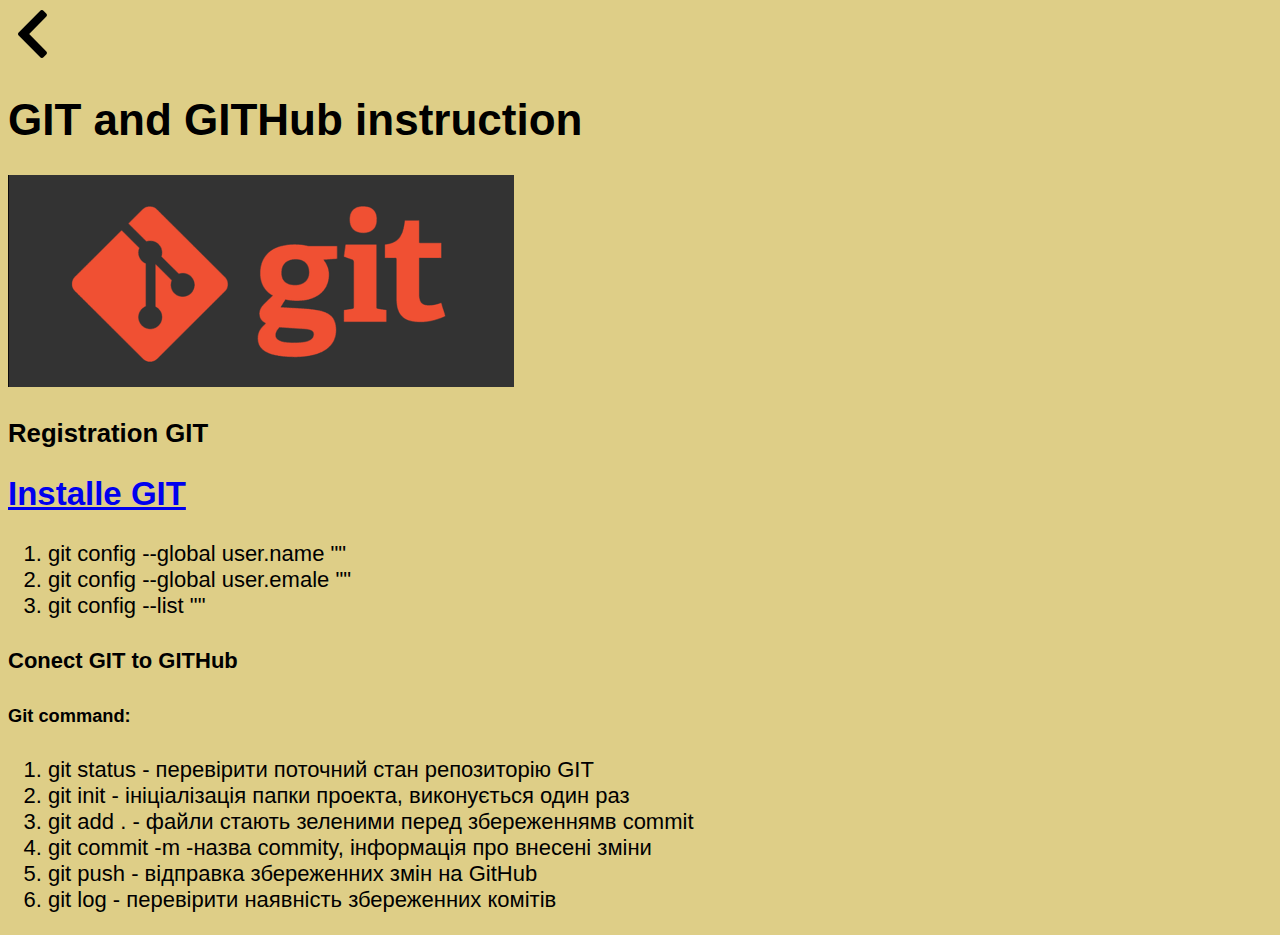
<file: index.html>
<!DOCTYPE html>
<html lang="en">
<head>
    <meta charset="UTF-8">
    <meta name="viewport" content="width=device-width, initial-scale=1.0">
    <link rel="stylesheet" href="css/style.css">
    <title>GIT</title>
</head>
<body>
    <a class="arrow" href="base.html">
        <img src="images/icone_back.png" alt="arrow back">
    </a>
    <h1>GIT and GITHub instruction</h1>
    <img class="img_git" src="images/images_of_git.webp" alt="git image">
    <h3>Registration GIT</h3>
    <h2>
        <a href="https://git-scm.com" target="_blank">Installe GIT</a>
    </h2>
    <ol>
        <li>git config --global user.name ""</li>
        <li>git config --global user.emale ""</li>
        <li>git config --list ""</li>
    </ol>
    
    <h4>Conect GIT to GITHub</h4>
    <h5>Git command:</h5>
    <ol>
        <li>git status - перевірити поточний стан репозиторію GIT</li>
        <li>git init - ініціалізація папки проекта, виконується один раз</li>
        <li>git add . - файли стають зеленими перед збереженнямв commit</li>
        <li>git commit -m -назва commity, інформація про внесені зміни</li>
        <li>git push - відправка збереженних змін на GitHub</li>
        <li>git log - перевірити наявність збереженних комітів</li>
    </ol>

</body>
</html>
</file>
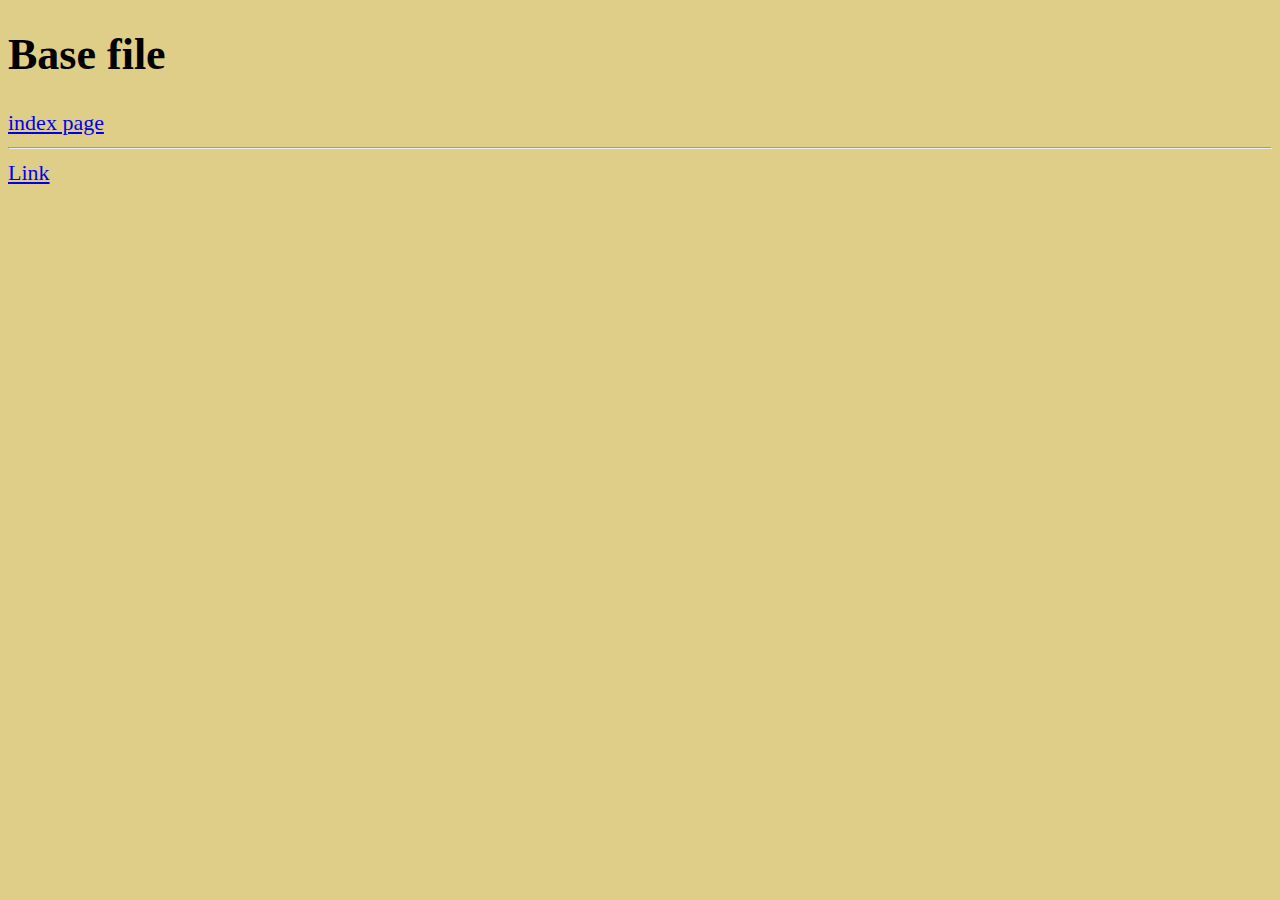
<file: base.html>
<!DOCTYPE html>
<html lang="en">
<head>
    <meta charset="UTF-8">
    <meta name="viewport" content="width=device-width, initial-scale=1.0">
    <link rel="shortcut icon" href="images/icons8-favicon-32.png">
    <link rel="preconnect" href="https://fonts.googleapis.com">
    <link rel="preconnect" href="https://fonts.googleapis.com">
    <link rel="stylesheet" href="css/style.css">
    <title>Base</title>
</head>
<body>
    <section class="base">
        <h1>Base file</h1>
        <a href="index.html">index page</a>
        <br><hr>
        <a href="https://fonts.google.com/selection/embed" target="_blank">Link</a>
    </section>
</body>
</html>
</file>
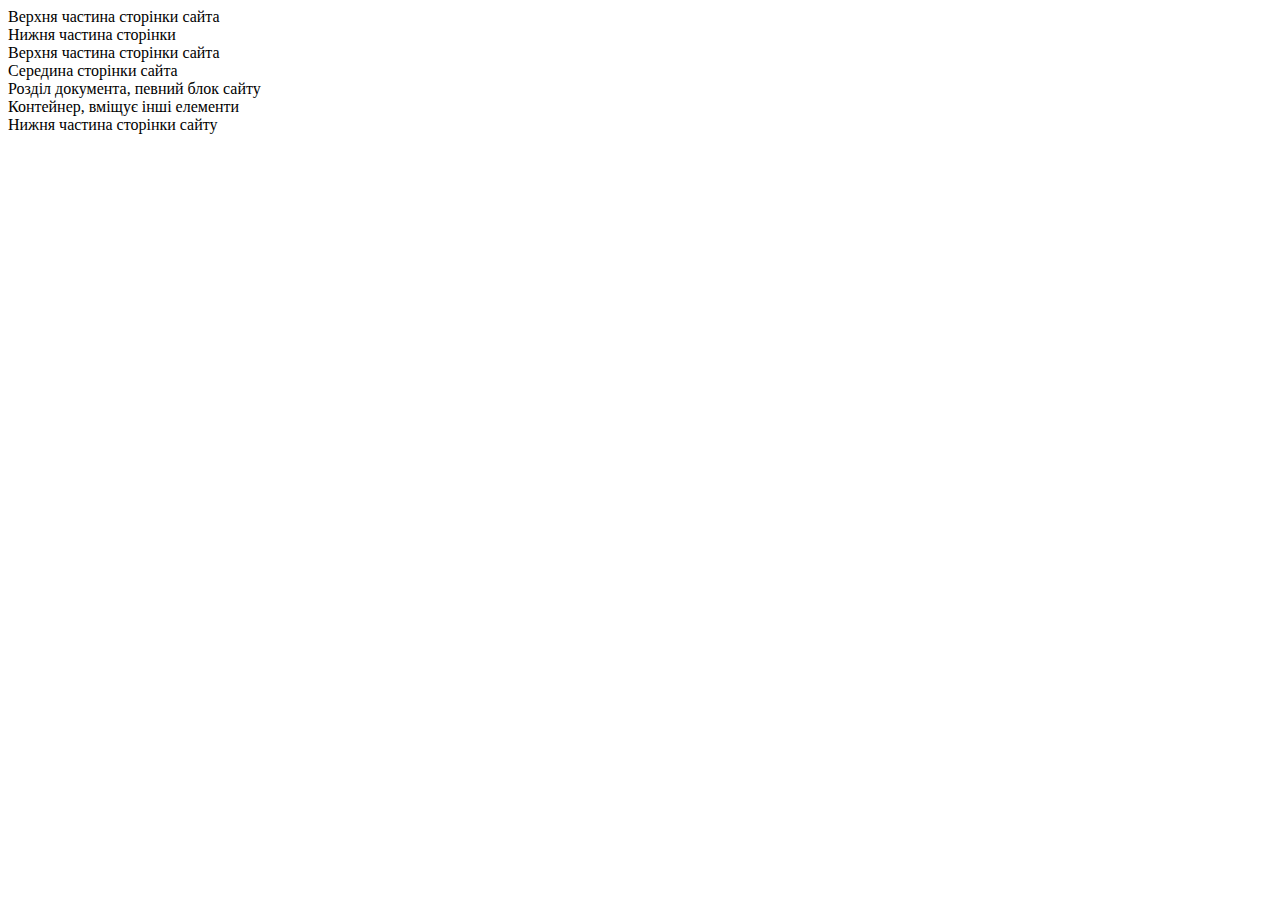
<file: homework.html>
<!DOCTYPE html>
<html lang="en">
<head>
    <meta charset="UTF-8">
    <meta name="viewport" content="width=device-width, initial-scale=1.0">
    <title>Document</title>
</head>
<body>
    
    <header> Верхня частина сторінки сайта</header>

    <main>
        <section>
        </section>

        <section>
        </section>
    </main>

    <footer> Нижня частина сторінки</footer>

    <header> Верхня частина сторінки сайта</header>
    <main> Середина сторінки сайта</main>
    <section> Розділ документа, певний блок сайту</section>
    <div> Контейнер, вміщує інші елементи</div>
    <footer>Нижня частина сторінки сайту</footer>

</body>
</html>
</file>
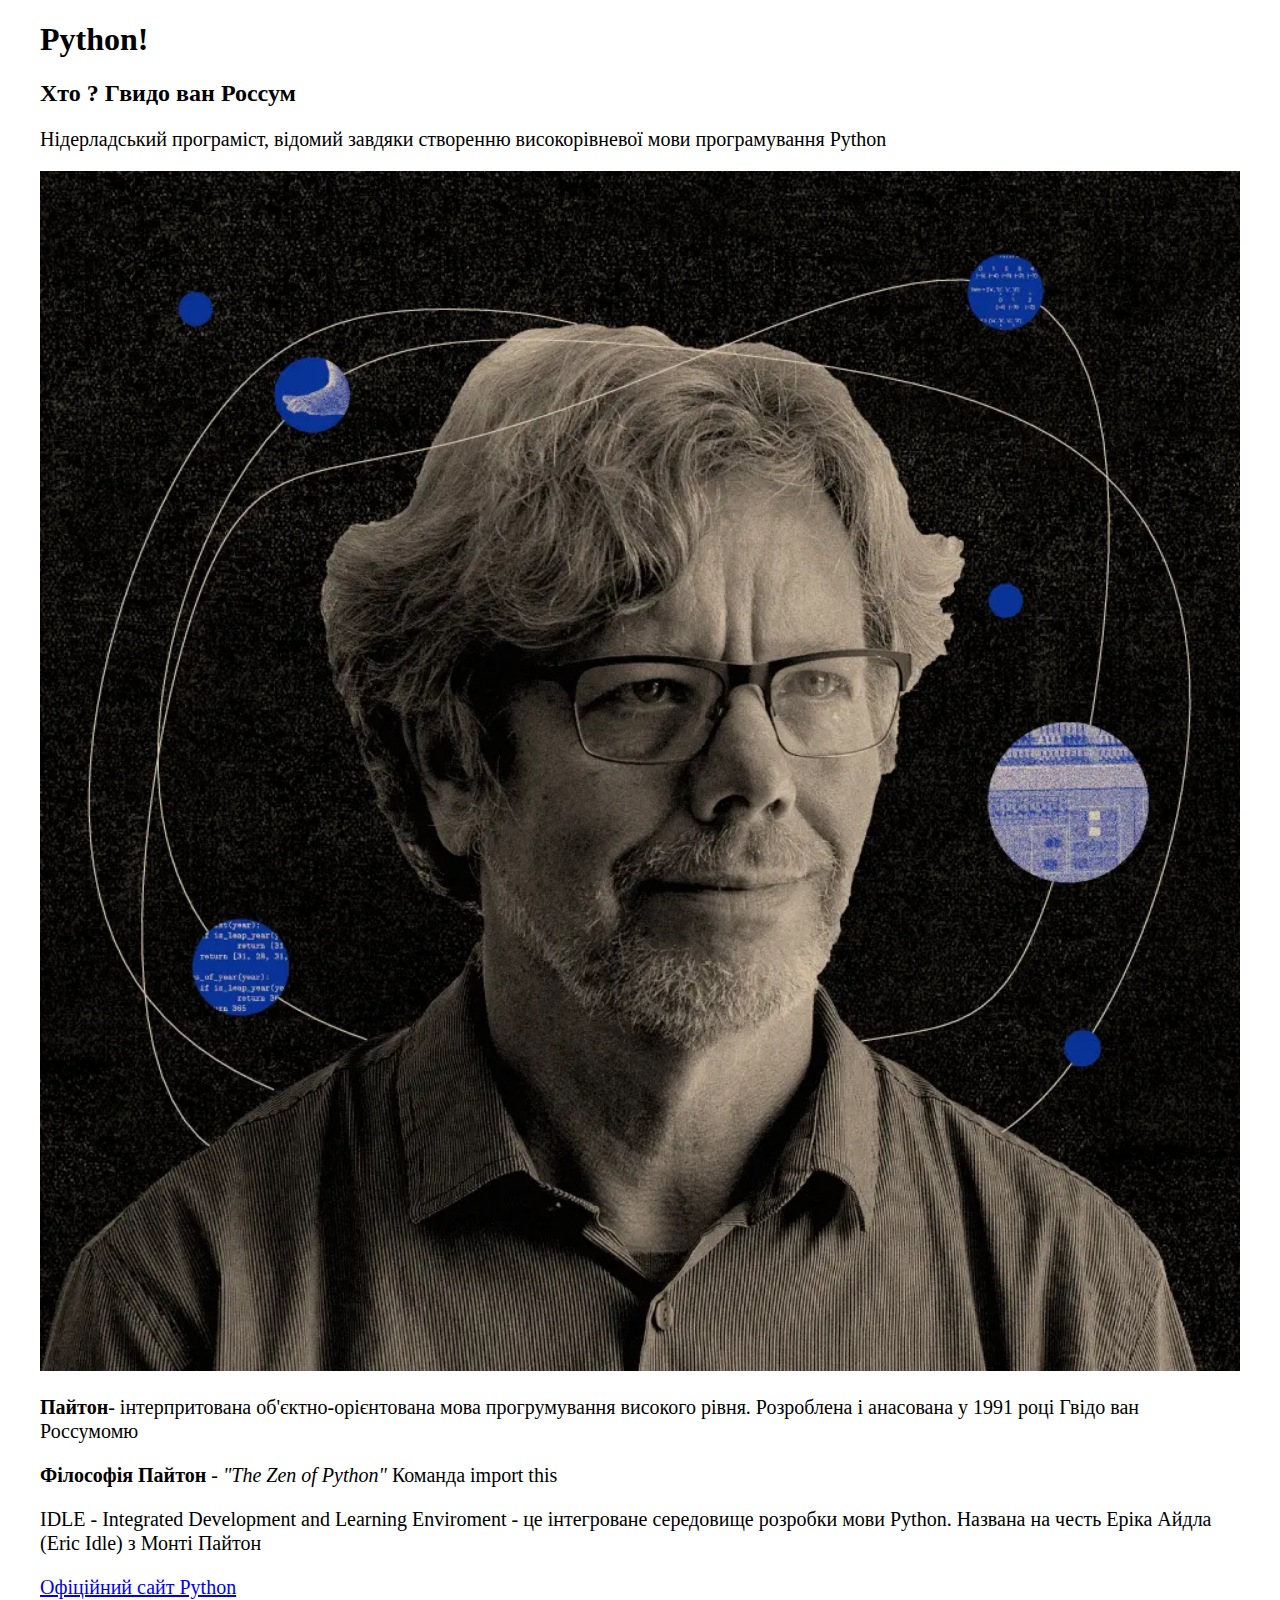
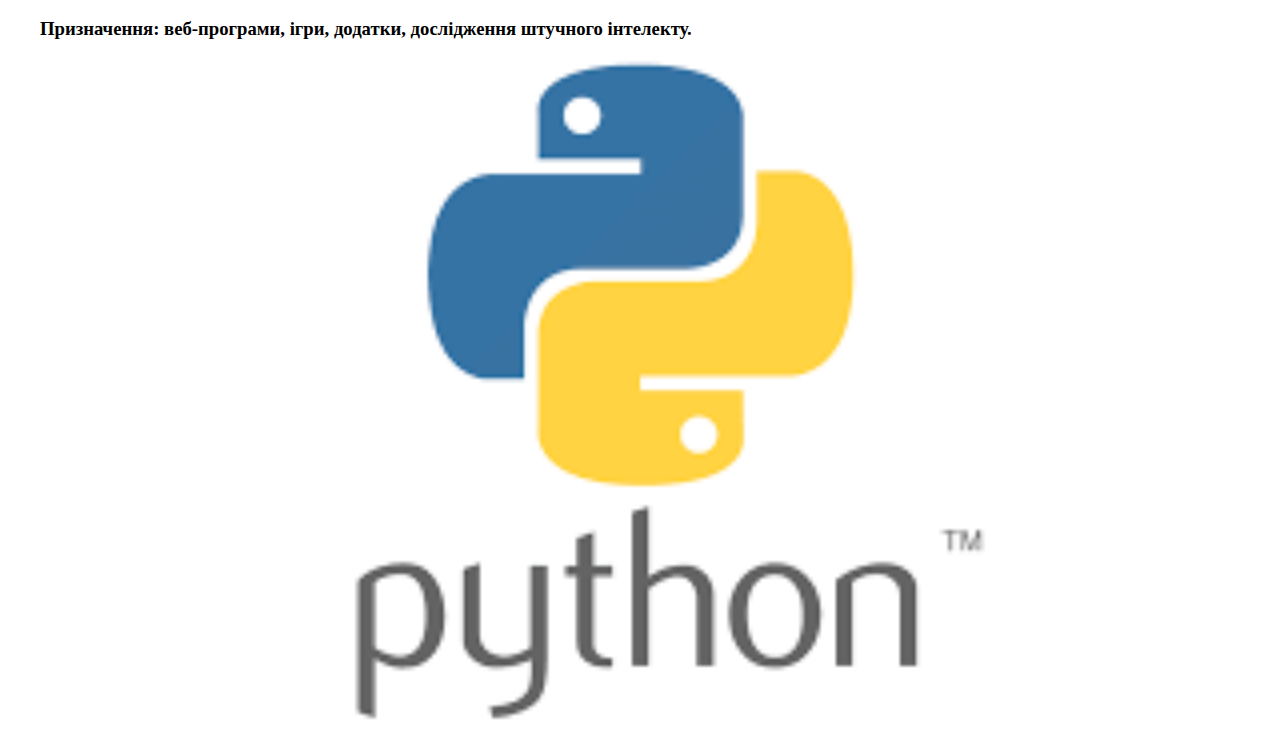
<file: homework2.html>
<!DOCTYPE html>
<html lang="en">
<head>
    <meta charset="UTF-8">
    <meta name="viewport" content="width=device-width, initial-scale=1.0">
    <title>lesson_1</title>
    <style>
        .container{
            max-width: 1200px;
            margin: 0 auto;
        }

        .h1{ text-align: center; }

        .author{
            width: 100%;
        }

        p,a{
            font-size: 20px;
            line-height: 24px;
        }
    </style>
</head>
<body>
    <div class="container">
        <h1>Python!</h1>

        <h2>Хто ? Гвидо ван Россум</h2>
        <p>Нідерладський програміст, відомий завдяки створенню високорівневої мови програмування Python</p>
        
        <img class="author" src="images/guido_van_rossum.webp" alt="" >
    
        <p><b>Пайтон</b>- інтерпритована об'єктно-орієнтована мова прогрумування високого рівня. Розроблена і анасована у 1991 році Гвідо ван Россумомю <br>
        </p>        
        <p><b>Філософія Пайтон</b> - <i> "The Zen of Python"</i> Команда import this</p>
    
        <p>IDLE - Integrated Development and Learning Enviroment - це інтегроване середовище розробки мови Python. Названа на честь Еріка Айдла (Eric Idle) з Монті Пайтон</p>

        <a href="https://www.python.org" target="_blank"> Офіційний сайт Python</a>
        <br>
        <h3>Призначення: веб-програми, ігри, додатки, дослідження штучного інтелекту.</h3>
        <img width="100%" src="images/python_img.png" alt="using python">
    
    </div>
</body>
</html>
</file>
<file: css/style.css>
body{
    background-color: rgb(222, 206, 135);
    font-family: sans-serif;
    font-size: 22px;
    
}

.img_git{
    width: 40%;
}

.base{
    font-family: "Edu AU VIC WA NT Guides", cursive;
  font-optical-sizing: auto;
  font-weight: weight;
  font-style: normal;
}

.arrow{

}
</file>
